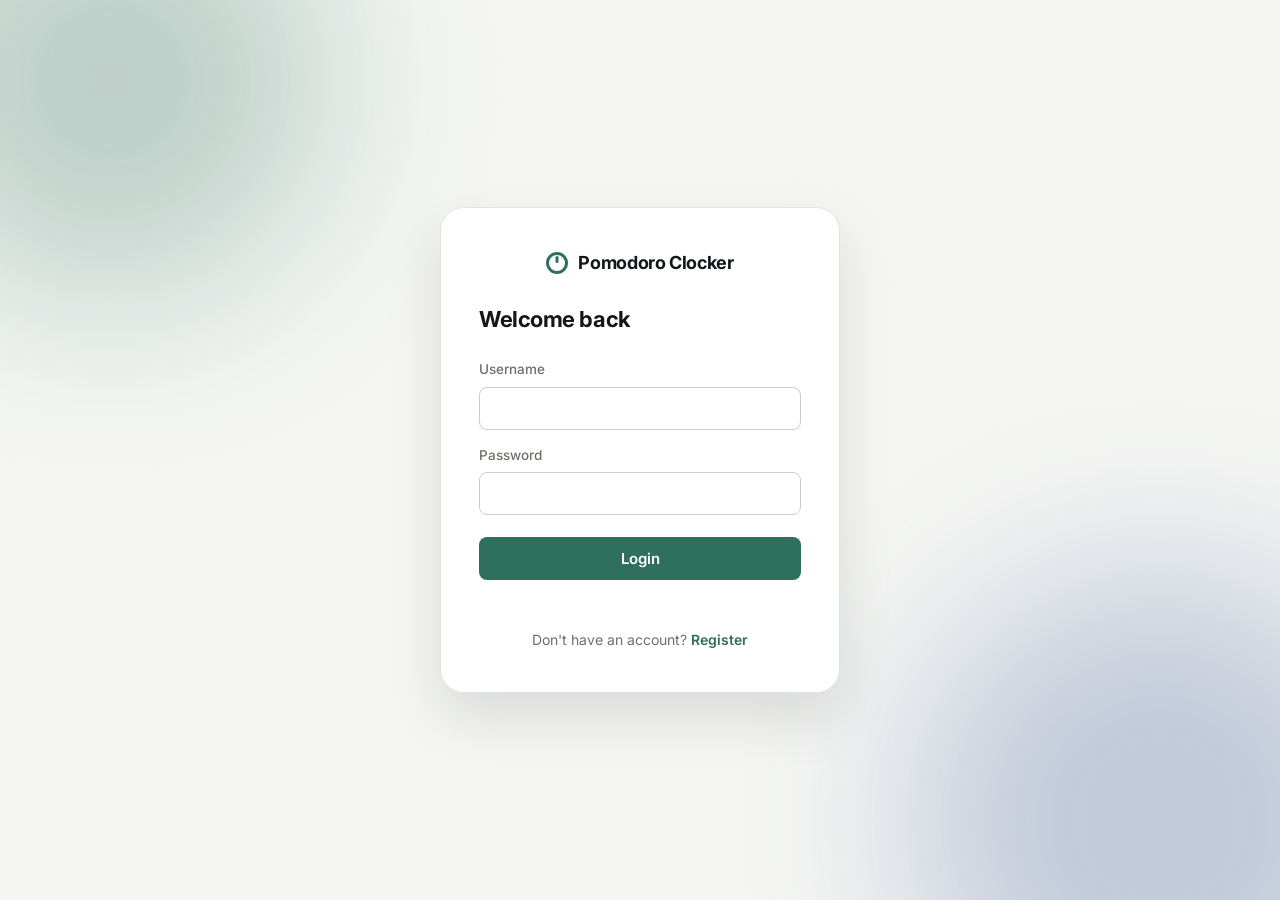
<file: PomodoroClocker.Api/wwwroot/login.html>
﻿<!DOCTYPE html>
<html lang="en">
<head>
    <meta charset="UTF-8">
    <meta name="viewport" content="width=device-width, initial-scale=1.0">

    <title>Login - Pomodoro Clocker</title>

    <link rel="stylesheet" href="css/style.css">
</head>

<body>

    <main class="auth-page">

        <div class="auth-card">

            <h1><span class="logo-mark"></span> Pomodoro Clocker</h1>

            <h2>Welcome back</h2>

            <form id="loginForm">

                <label>
                    Username

                    <input id="username"
                           type="text"
                           autocomplete="username"
                           required>
                </label>

                <label>
                    Password

                    <input id="password"
                           type="password"
                           autocomplete="current-password"
                           required>
                </label>

                <button type="submit"
                        class="primary-button">
                    Login
                </button>

            </form>

            <p id="loginError" class="auth-error"></p>

            <p class="auth-link">
                Don't have an account?
                <a href="register.html">
                    Register
                </a>
            </p>

        </div>

    </main>

    <script src="js/login.js"></script>

</body>
</html>
</file>
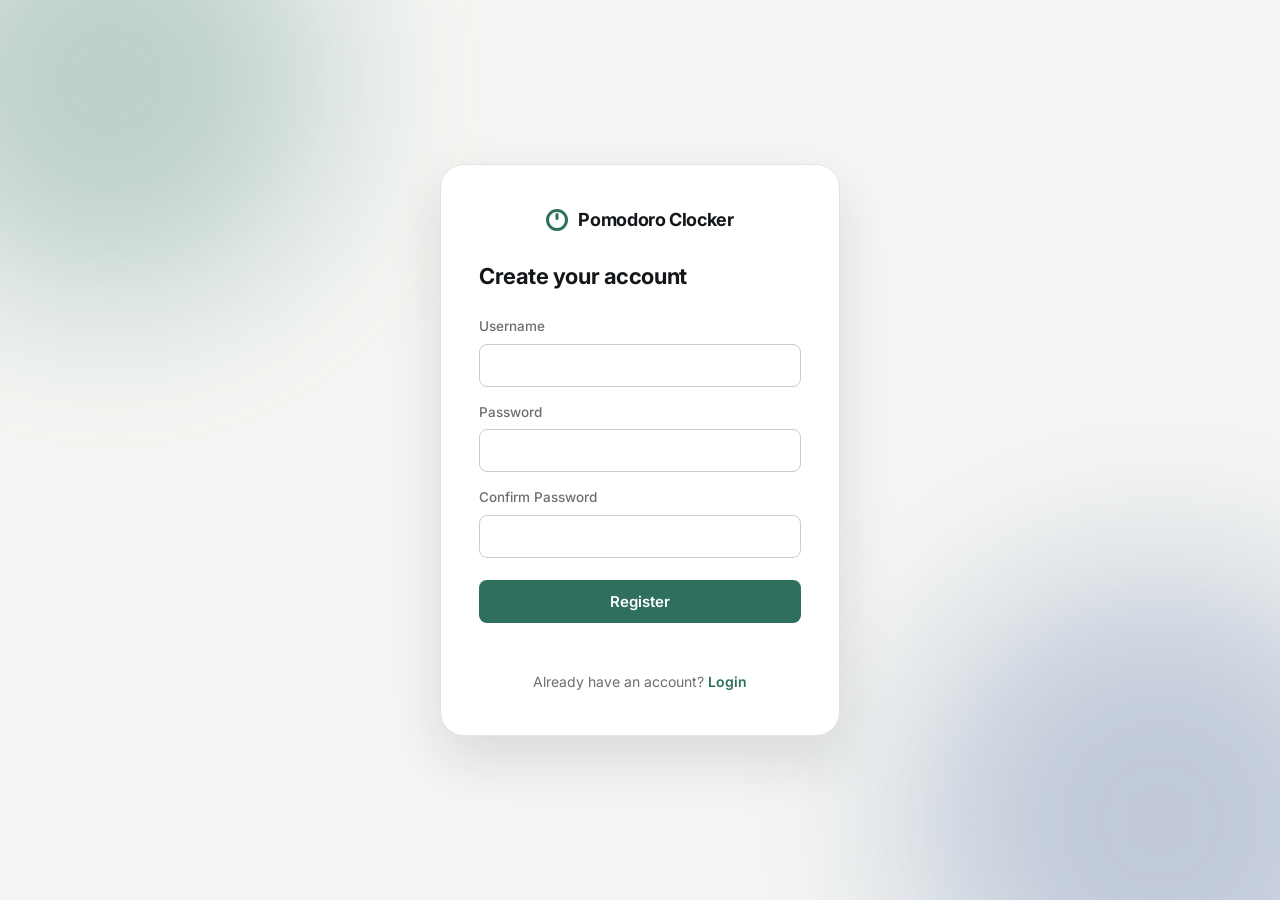
<file: PomodoroClocker.Api/wwwroot/register.html>
﻿<!DOCTYPE html>
<html lang="en">
<head>
    <meta charset="UTF-8">
    <meta name="viewport" content="width=device-width, initial-scale=1.0">

    <title>Register - Pomodoro Clocker</title>

    <link rel="stylesheet" href="css/style.css">
</head>

<body>

    <main class="auth-page">

        <div class="auth-card">

            <h1><span class="logo-mark"></span> Pomodoro Clocker</h1>

            <h2>Create your account</h2>

            <form id="registerForm">

                <label>
                    Username

                    <input id="username"
                           type="text"
                           autocomplete="username"
                           required>
                </label>

                <label>
                    Password

                    <input id="password"
                           type="password"
                           autocomplete="new-password"
                           minlength="6"
                           required>
                </label>

                <label>
                    Confirm Password

                    <input id="confirmPassword"
                           type="password"
                           autocomplete="new-password"
                           minlength="6"
                           required>
                </label>

                <button type="submit"
                        class="primary-button">
                    Register
                </button>

            </form>

            <p id="registerError" class="auth-error"></p>

            <p class="auth-link">
                Already have an account?
                <a href="login.html">
                    Login
                </a>
            </p>

        </div>

    </main>

    <script src="js/register.js"></script>

</body>
</html>
</file>
<file: PomodoroClocker.Api/wwwroot/css/style.css>
﻿/* =========================================================
   Pomodoro Clocker — Design Tokens
   ========================================================= */

@import url('https://fonts.googleapis.com/css2?family=Inter:wght@400;500;600;700;800&family=JetBrains+Mono:wght@400;500;600;700&display=swap');

:root {
    /* Neutrals */
    --color-bg: #F5F6F3;
    --color-surface: #FFFFFF;
    --color-surface-sunken: #EFF1ED;
    --color-border: #E2E4DE;
    --color-border-strong: #CBCEC6;
    /* Text */
    --color-text: #14171A;
    --color-text-muted: #6B7069;
    --color-text-faint: #9CA097;
    /* Accent — Work / primary */
    --color-accent: #2E6F5E;
    --color-accent-hover: #235749;
    --color-accent-soft: #E3EFEA;
    /* Session colors */
    --color-short: #B8842E;
    --color-short-soft: #F5ECDC;
    --color-long: #3D5A9A;
    --color-long-soft: #E4E9F5;
    --color-danger: #B23B3B;
    --color-danger-soft: #F6E4E2;
    /* Radii */
    --radius-sm: 8px;
    --radius-md: 14px;
    --radius-lg: 24px;
    --radius-full: 999px;
    /* Shadows */
    --shadow-sm: 0 1px 2px rgba(20, 23, 26, 0.05);
    --shadow-md: 0 8px 24px rgba(20, 23, 26, 0.07);
    --shadow-lg: 0 24px 56px rgba(20, 23, 26, 0.12);
    /* Type */
    --font-sans: 'Inter', -apple-system, BlinkMacSystemFont, 'Segoe UI', sans-serif;
    --font-mono: 'JetBrains Mono', 'SFMono-Regular', Menlo, monospace;
    /* Layout */
    --sidebar-width: 250px;
}

* {
    box-sizing: border-box;
    margin: 0;
    padding: 0;
}

html {
    -webkit-font-smoothing: antialiased;
}

body {
    font-family: var(--font-sans);
    background: var(--color-bg);
    color: var(--color-text);
    line-height: 1.45;
    position: relative;
    overflow-x: hidden;
}

    body::before,
    body::after {
        content: "";
        position: fixed;
        border-radius: 50%;
        filter: blur(90px);
        opacity: 0.28;
        pointer-events: none;
        z-index: 0;
    }

    body::before {
        width: 440px;
        height: 440px;
        background: var(--color-accent);
        top: -140px;
        left: -110px;
        animation: ambient-drift-a 34s ease-in-out infinite;
    }

    body::after {
        width: 500px;
        height: 500px;
        background: var(--color-long);
        bottom: -170px;
        right: -130px;
        animation: ambient-drift-b 40s ease-in-out infinite;
    }

@keyframes ambient-drift-a {
    0%, 100% {
        transform: translate(0, 0) scale(1);
    }

    50% {
        transform: translate(70px, 50px) scale(1.1);
    }
}

@keyframes ambient-drift-b {
    0%, 100% {
        transform: translate(0, 0) scale(1);
    }

    50% {
        transform: translate(-60px, -45px) scale(1.12);
    }
}

h1, h2, h3 {
    font-weight: 700;
    letter-spacing: -0.02em;
}

button {
    font-family: inherit;
}

:focus-visible {
    outline: 2px solid var(--color-accent);
    outline-offset: 2px;
}

@media (prefers-reduced-motion: reduce) {
    * {
        animation-duration: 0.01ms !important;
        transition-duration: 0.01ms !important;
    }
}


/* =========================================================
   App shell
   ========================================================= */

.app {
    display: flex;
    min-height: 100vh;
    position: relative;
    z-index: 1;
}


/* Sidebar */

.sidebar {
    width: var(--sidebar-width);
    flex-shrink: 0;
    background: var(--color-surface);
    border-right: 1px solid var(--color-border);
    padding: 28px 18px;
    display: flex;
    flex-direction: column;
    position: sticky;
    top: 0;
    height: 100vh;
}

.logo {
    display: flex;
    align-items: center;
    gap: 10px;
    font-size: 17px;
    font-weight: 800;
    letter-spacing: -0.01em;
    margin-bottom: 36px;
    padding: 0 10px;
}

.logo-mark {
    width: 22px;
    height: 22px;
    border-radius: var(--radius-full);
    border: 3px solid var(--color-accent);
    flex-shrink: 0;
    position: relative;
}

    .logo-mark::after {
        content: "";
        position: absolute;
        top: 50%;
        left: 50%;
        width: 3px;
        height: 7px;
        background: var(--color-accent);
        border-radius: 2px;
        transform: translate(-50%, -100%) rotate(0deg);
        transform-origin: bottom center;
    }

nav.nav-list {
    display: flex;
    flex-direction: column;
    gap: 4px;
}

.nav-item {
    display: flex;
    align-items: center;
    gap: 12px;
    width: 100%;
    border: none;
    background: transparent;
    text-align: left;
    padding: 11px 14px;
    border-radius: var(--radius-sm);
    cursor: pointer;
    font-size: 14.5px;
    font-weight: 500;
    color: var(--color-text-muted);
    transition: background 0.15s ease, color 0.15s ease;
}

    .nav-item svg {
        width: 18px;
        height: 18px;
        flex-shrink: 0;
        stroke: currentColor;
    }

    .nav-item:hover {
        background: var(--color-surface-sunken);
        color: var(--color-text);
    }

    .nav-item.active {
        background: var(--color-accent-soft);
        color: var(--color-accent);
        font-weight: 600;
    }

.sidebar-spacer {
    flex: 1;
}

#logoutButton {
    display: flex;
    align-items: center;
    gap: 12px;
    width: 100%;
    border: 1px solid var(--color-border);
    background: var(--color-surface);
    text-align: left;
    padding: 11px 14px;
    border-radius: var(--radius-sm);
    cursor: pointer;
    font-size: 14.5px;
    font-weight: 500;
    color: var(--color-text-muted);
    margin-top: 24px;
    transition: background 0.15s ease, color 0.15s ease, border-color 0.15s ease;
}

    #logoutButton svg {
        width: 18px;
        height: 18px;
        stroke: currentColor;
    }

    #logoutButton:hover {
        background: var(--color-danger-soft);
        color: var(--color-danger);
        border-color: transparent;
    }

.mobile-menu-toggle {
    display: none;
}

.sidebar-overlay {
    display: none;
}


/* Content */

.content {
    flex: 1;
    padding: 48px 56px;
    max-width: 1080px;
}

.page {
    display: none;
}

    .page.active {
        display: block;
        animation: fade-in 0.25s ease;
    }

@keyframes fade-in {
    from {
        opacity: 0;
        transform: translateY(4px);
    }

    to {
        opacity: 1;
        transform: translateY(0);
    }
}

.page-header {
    margin-bottom: 36px;
}

    .page-header h1 {
        font-size: 28px;
        margin-bottom: 6px;
    }

    .page-header p {
        color: var(--color-text-muted);
        font-size: 15px;
    }

#statistics h2, #history .page-header, #settings .page-header {
    margin-bottom: 28px;
}


/* =========================================================
   Timer
   ========================================================= */

.timer-layout {
    display: flex;
    justify-content: center;
    align-items: center;
    gap: 28px;
    flex-wrap: wrap;
}

.timer-card {
    max-width: 480px;
    width: 100%;
    background: var(--color-surface);
    padding: 48px 40px 40px;
    border-radius: var(--radius-lg);
    text-align: center;
    box-shadow: var(--shadow-md);
    border: 1px solid var(--color-border);
}

.session-type {
    display: inline-block;
    font-size: 13px;
    font-weight: 600;
    letter-spacing: 0.02em;
    color: var(--color-accent);
    background: var(--color-accent-soft);
    padding: 6px 14px;
    border-radius: var(--radius-full);
    margin-bottom: 28px;
}

.ring-wrap {
    position: relative;
    width: 240px;
    height: 240px;
    margin: 0 auto 20px;
}

.timer-ring {
    width: 100%;
    height: 100%;
    transform: rotate(-90deg);
}

.ring-track {
    fill: none;
    stroke: var(--color-surface-sunken);
    stroke-width: 10;
}

.ring-progress {
    fill: none;
    stroke: var(--color-accent);
    stroke-width: 10;
    stroke-linecap: round;
    stroke-dasharray: 628.3185;
    stroke-dashoffset: 0;
    transition: stroke-dashoffset 1s linear, stroke 0.3s ease;
}

    .ring-progress.ring-short {
        stroke: var(--color-short);
    }

    .ring-progress.ring-long {
        stroke: var(--color-long);
    }

.time {
    position: absolute;
    top: 50%;
    left: 50%;
    transform: translate(-50%, -50%);
    font-family: var(--font-mono);
    font-size: 52px;
    font-weight: 600;
    letter-spacing: -0.02em;
    font-variant-numeric: tabular-nums;
}

.cycle-indicator {
    font-size: 13.5px;
    color: var(--color-text-muted);
    margin-bottom: 28px;
}

.timer-controls {
    display: flex;
    justify-content: center;
    gap: 10px;
}


/* Session queue */

.session-queue {
    width: 190px;
    flex-shrink: 0;
    align-self: stretch;
    display: flex;
    flex-direction: column;
    justify-content: center;
}

.queue-heading {
    font-size: 12px;
    font-weight: 700;
    text-transform: uppercase;
    letter-spacing: 0.06em;
    color: var(--color-text-faint);
    margin-bottom: 14px;
    padding-left: 4px;
}

.queue-track {
    display: flex;
    flex-direction: column;
}

.queue-item {
    position: relative;
    display: flex;
    align-items: center;
    gap: 12px;
    padding: 9px 4px;
    transition: opacity 0.2s ease;
}

    .queue-item:not(:last-child)::after {
        content: "";
        position: absolute;
        left: 13px;
        top: 29px;
        bottom: -9px;
        width: 2px;
        background: var(--color-border);
    }

    .queue-item.queue-done {
        opacity: 0.55;
    }

.queue-dot {
    width: 20px;
    height: 20px;
    border-radius: var(--radius-full);
    display: flex;
    align-items: center;
    justify-content: center;
    font-size: 11px;
    font-weight: 700;
    color: #fff;
    background: var(--color-surface);
    border: 2px solid var(--color-border-strong);
    flex-shrink: 0;
    position: relative;
    z-index: 1;
    transition: background 0.2s ease, border-color 0.2s ease, box-shadow 0.2s ease, transform 0.2s ease;
}

.queue-label {
    font-size: 13px;
    color: var(--color-text-faint);
    font-weight: 500;
}

.queue-item.queue-done .queue-dot {
    background: var(--color-text-faint);
    border-color: var(--color-text-faint);
}

.queue-item.queue-current .queue-label {
    color: var(--color-text);
    font-weight: 700;
}

.queue-item.queue-current .queue-dot {
    background: var(--color-accent);
    border-color: var(--color-accent);
    box-shadow: 0 0 0 4px var(--color-accent-soft);
    transform: scale(1.15);
    animation: queue-pulse-accent 2s ease-in-out infinite;
}

.queue-item.queue-current.queue-type-1 .queue-dot {
    background: var(--color-short);
    border-color: var(--color-short);
    box-shadow: 0 0 0 4px var(--color-short-soft);
    animation-name: queue-pulse-short;
}

.queue-item.queue-current.queue-type-2 .queue-dot {
    background: var(--color-long);
    border-color: var(--color-long);
    box-shadow: 0 0 0 4px var(--color-long-soft);
    animation-name: queue-pulse-long;
}

@keyframes queue-pulse-accent {
    0%, 100% {
        box-shadow: 0 0 0 4px var(--color-accent-soft);
    }

    50% {
        box-shadow: 0 0 0 7px var(--color-accent-soft);
    }
}

@keyframes queue-pulse-short {
    0%, 100% {
        box-shadow: 0 0 0 4px var(--color-short-soft);
    }

    50% {
        box-shadow: 0 0 0 7px var(--color-short-soft);
    }
}

@keyframes queue-pulse-long {
    0%, 100% {
        box-shadow: 0 0 0 4px var(--color-long-soft);
    }

    50% {
        box-shadow: 0 0 0 7px var(--color-long-soft);
    }
}


/* Buttons */

.primary-button,
.secondary-button {
    padding: 12px 26px;
    border-radius: var(--radius-sm);
    border: none;
    cursor: pointer;
    font-size: 14.5px;
    font-weight: 600;
    transition: background 0.15s ease, transform 0.05s ease, opacity 0.15s ease;
}

    .primary-button:active,
    .secondary-button:active {
        transform: scale(0.98);
    }

.primary-button {
    background: var(--color-accent);
    color: #fff;
}

    .primary-button:hover {
        background: var(--color-accent-hover);
    }

    .primary-button:disabled {
        opacity: 0.6;
        cursor: not-allowed;
        transform: none;
    }

.secondary-button {
    background: var(--color-surface-sunken);
    color: var(--color-text);
    border: 1px solid var(--color-border);
}

    .secondary-button:hover {
        background: var(--color-border);
    }


/* Today info */

.today-info {
    display: flex;
    justify-content: center;
    gap: 16px;
    margin-top: 24px;
}

.info-card {
    background: var(--color-surface);
    padding: 18px 32px;
    border-radius: var(--radius-md);
    display: flex;
    flex-direction: column;
    gap: 6px;
    min-width: 170px;
    border: 1px solid var(--color-border);
}

    .info-card span {
        color: var(--color-text-muted);
        font-size: 13px;
        font-weight: 500;
    }

    .info-card strong {
        font-family: var(--font-mono);
        font-size: 22px;
        font-weight: 600;
    }


/* =========================================================
   Statistics
   ========================================================= */

.statistics-grid {
    display: grid;
    grid-template-columns: repeat(2, 1fr);
    gap: 18px;
}

.stat-card {
    background: var(--color-surface);
    border-radius: var(--radius-md);
    padding: 24px 26px;
    border: 1px solid var(--color-border);
    box-shadow: var(--shadow-sm);
    display: flex;
    flex-direction: column;
    gap: 10px;
}

.stat-title {
    color: var(--color-text-muted);
    font-size: 13.5px;
    font-weight: 500;
}

.stat-value {
    font-family: var(--font-mono);
    font-size: 30px;
    font-weight: 600;
}

.chart-card {
    background: var(--color-surface);
    border-radius: var(--radius-md);
    padding: 28px;
    margin-top: 20px;
    height: 380px;
    border: 1px solid var(--color-border);
    box-shadow: var(--shadow-sm);
}

    .chart-card h2 {
        font-size: 16px;
        margin-bottom: 18px;
    }

    .chart-card canvas {
        max-height: 300px;
    }


/* =========================================================
   History
   ========================================================= */

.history-card {
    background: var(--color-surface);
    padding: 10px 28px;
    border-radius: var(--radius-md);
    border: 1px solid var(--color-border);
    box-shadow: var(--shadow-sm);
}

.history-item {
    display: flex;
    justify-content: space-between;
    align-items: center;
    padding: 18px 0;
    border-bottom: 1px solid var(--color-border);
    gap: 16px;
    flex-wrap: wrap;
}

    .history-item:last-child {
        border-bottom: none;
    }

.history-item-main {
    display: flex;
    align-items: center;
    gap: 14px;
}

.history-date {
    margin-top: 4px;
    color: var(--color-text-faint);
    font-size: 13px;
}

.history-meta {
    display: flex;
    align-items: center;
    gap: 14px;
}

.history-duration {
    font-family: var(--font-mono);
    font-weight: 600;
    font-size: 16px;
    color: var(--color-text);
}

.session-badge {
    display: inline-flex;
    align-items: center;
    gap: 6px;
    font-size: 13px;
    font-weight: 600;
    padding: 5px 12px;
    border-radius: var(--radius-full);
    white-space: nowrap;
}

    .session-badge.badge-type-0 {
        color: var(--color-accent);
        background: var(--color-accent-soft);
    }

    .session-badge.badge-type-1 {
        color: var(--color-short);
        background: var(--color-short-soft);
    }

    .session-badge.badge-type-2 {
        color: var(--color-long);
        background: var(--color-long-soft);
    }

.status-badge {
    font-size: 12.5px;
    font-weight: 600;
    color: var(--color-text-muted);
    display: inline-flex;
    align-items: center;
    gap: 4px;
}

    .status-badge.status-completed {
        color: var(--color-accent);
    }

.empty-message {
    color: var(--color-text-muted);
    text-align: center;
    padding: 40px 0;
    font-size: 14.5px;
}


/* =========================================================
   Settings
   ========================================================= */

.settings-card {
    max-width: 520px;
    background: var(--color-surface);
    padding: 30px 32px;
    border-radius: var(--radius-md);
    border: 1px solid var(--color-border);
    box-shadow: var(--shadow-sm);
}

.settings-section-title {
    font-size: 12.5px;
    font-weight: 700;
    text-transform: uppercase;
    letter-spacing: 0.06em;
    color: var(--color-text-faint);
    margin-bottom: 16px;
}

.settings-card label {
    display: flex;
    justify-content: space-between;
    align-items: center;
    margin-bottom: 18px;
    font-size: 14.5px;
    font-weight: 500;
    gap: 20px;
}

    .settings-card label .field-hint {
        display: block;
        font-size: 12.5px;
        font-weight: 400;
        color: var(--color-text-faint);
        margin-top: 3px;
    }

.settings-card input {
    width: 96px;
    padding: 9px 10px;
    border: 1px solid var(--color-border-strong);
    border-radius: var(--radius-sm);
    font-size: 14.5px;
    font-family: var(--font-mono);
    text-align: center;
    transition: border-color 0.15s ease, box-shadow 0.15s ease;
}

    .settings-card input:focus {
        outline: none;
        border-color: var(--color-accent);
        box-shadow: 0 0 0 3px var(--color-accent-soft);
    }

    .settings-card input:invalid {
        border-color: var(--color-danger);
    }

.settings-card .primary-button {
    width: 100%;
    margin-top: 6px;
}

.settings-divider {
    height: 1px;
    background: var(--color-border);
    margin: 24px 0;
}

.notification-settings-card {
    max-width: 520px;
    background: var(--color-surface);
    padding: 22px 32px;
    border-radius: var(--radius-md);
    border: 1px solid var(--color-border);
    margin-top: 18px;
    display: flex;
    align-items: center;
    justify-content: space-between;
    gap: 20px;
}

    .notification-settings-card p {
        font-size: 13px;
        color: var(--color-text-muted);
        margin-top: 3px;
    }

#notificationButton {
    padding: 10px 20px;
    border-radius: var(--radius-sm);
    border: 1px solid var(--color-border-strong);
    background: var(--color-surface);
    cursor: pointer;
    font-size: 14px;
    font-weight: 600;
    color: var(--color-text);
    white-space: nowrap;
    transition: background 0.15s ease;
}

    #notificationButton:hover {
        background: var(--color-surface-sunken);
    }

.toggle-switch {
    position: relative;
    display: inline-flex;
    flex-shrink: 0;
    cursor: pointer;
}

    .toggle-switch input {
        position: absolute;
        opacity: 0;
        width: 1px;
        height: 1px;
    }

.toggle-track {
    width: 42px;
    height: 24px;
    background: var(--color-border-strong);
    border-radius: var(--radius-full);
    display: inline-flex;
    align-items: center;
    padding: 3px;
    transition: background 0.15s ease;
}

.toggle-thumb {
    width: 18px;
    height: 18px;
    background: #fff;
    border-radius: var(--radius-full);
    box-shadow: var(--shadow-sm);
    transition: transform 0.15s ease;
}

.toggle-switch input:checked + .toggle-track {
    background: var(--color-accent);
}

    .toggle-switch input:checked + .toggle-track .toggle-thumb {
        transform: translateX(18px);
    }

.toggle-switch input:focus-visible + .toggle-track {
    outline: 2px solid var(--color-accent);
    outline-offset: 2px;
}


/* =========================================================
   Auth pages
   ========================================================= */

.auth-page {
    min-height: 100vh;
    display: flex;
    justify-content: center;
    align-items: center;
    padding: 24px;
    position: relative;
    z-index: 1;
}

.auth-card {
    width: 100%;
    max-width: 400px;
    background: var(--color-surface);
    padding: 42px 38px;
    border-radius: var(--radius-lg);
    box-shadow: var(--shadow-lg);
    border: 1px solid var(--color-border);
}

    .auth-card h1 {
        display: flex;
        align-items: center;
        justify-content: center;
        gap: 10px;
        font-size: 18px;
        text-align: center;
        margin-bottom: 28px;
    }

    .auth-card h2 {
        font-size: 22px;
        margin-bottom: 24px;
    }

    .auth-card form {
        display: flex;
        flex-direction: column;
        gap: 16px;
    }

    .auth-card label {
        display: flex;
        flex-direction: column;
        gap: 7px;
        color: var(--color-text-muted);
        font-size: 13.5px;
        font-weight: 500;
    }

    .auth-card input {
        padding: 11px 13px;
        border: 1px solid var(--color-border-strong);
        border-radius: var(--radius-sm);
        font-size: 15px;
        font-family: var(--font-sans);
        color: var(--color-text);
        transition: border-color 0.15s ease, box-shadow 0.15s ease;
    }

        .auth-card input:focus {
            outline: none;
            border-color: var(--color-accent);
            box-shadow: 0 0 0 3px var(--color-accent-soft);
        }

    .auth-card .primary-button {
        margin-top: 6px;
        padding: 12px;
        font-size: 15px;
    }

.auth-error {
    margin-top: 14px;
    color: var(--color-danger);
    font-size: 13.5px;
    min-height: 1em;
}

.auth-link {
    text-align: center;
    margin-top: 22px;
    color: var(--color-text-muted);
    font-size: 14px;
}

    .auth-link a {
        color: var(--color-accent);
        font-weight: 600;
        text-decoration: none;
    }

        .auth-link a:hover {
            text-decoration: underline;
        }


/* =========================================================
   Notification toast
   ========================================================= */

.notification-toast {
    position: fixed;
    top: 22px;
    right: 22px;
    width: 320px;
    padding: 16px 18px;
    background: var(--color-text);
    color: #fff;
    border-radius: var(--radius-md);
    box-shadow: var(--shadow-lg);
    transform: translateX(calc(100% + 40px));
    transition: transform 0.3s ease;
    z-index: 1000;
}

    .notification-toast.show {
        transform: translateX(0);
    }

    .notification-toast strong {
        display: block;
        margin-bottom: 5px;
        font-size: 15px;
    }

    .notification-toast p {
        margin: 0;
        color: rgba(255, 255, 255, 0.75);
        font-size: 13.5px;
    }


/* =========================================================
   Responsive
   ========================================================= */

@media (max-width: 900px) {

    .content {
        padding: 40px 32px;
    }

    .timer-layout {
        flex-direction: column;
    }

    .session-queue {
        width: 100%;
        max-width: 480px;
        align-self: center;
    }

    .queue-heading {
        text-align: center;
        padding-left: 0;
    }

    .queue-track {
        flex-direction: row;
        overflow-x: auto;
        gap: 18px;
        padding: 4px 4px 8px;
    }

    .queue-item {
        flex-direction: column;
        gap: 6px;
        flex: 0 0 auto;
        padding: 4px 2px;
    }

        .queue-item:not(:last-child)::after {
            display: none;
        }

    .queue-label {
        font-size: 11.5px;
        white-space: nowrap;
    }
}

@media (max-width: 720px) {

    .mobile-menu-toggle {
        display: flex;
        align-items: center;
        justify-content: center;
        position: fixed;
        top: 16px;
        left: 16px;
        width: 40px;
        height: 40px;
        border-radius: var(--radius-sm);
        border: 1px solid var(--color-border);
        background: var(--color-surface);
        box-shadow: var(--shadow-sm);
        z-index: 1200;
        cursor: pointer;
    }

        .mobile-menu-toggle svg {
            width: 20px;
            height: 20px;
            stroke: var(--color-text);
        }

    .sidebar {
        position: fixed;
        top: 0;
        left: 0;
        height: 100vh;
        z-index: 1100;
        transform: translateX(-100%);
        transition: transform 0.25s ease;
        box-shadow: var(--shadow-lg);
    }

        .sidebar.open {
            transform: translateX(0);
        }

    .sidebar-overlay {
        display: block;
        position: fixed;
        inset: 0;
        background: rgba(20, 23, 26, 0.35);
        z-index: 1050;
        opacity: 0;
        pointer-events: none;
        transition: opacity 0.25s ease;
    }

        .sidebar-overlay.show {
            opacity: 1;
            pointer-events: auto;
        }

    .content {
        padding: 84px 20px 40px;
    }

    .timer-card {
        padding: 36px 22px 32px;
    }

    .ring-wrap {
        width: 200px;
        height: 200px;
    }

    .time {
        font-size: 42px;
    }

    .today-info {
        flex-direction: column;
        align-items: stretch;
    }

    .statistics-grid {
        grid-template-columns: 1fr;
    }

    .history-item {
        align-items: flex-start;
    }

    .settings-card,
    .notification-settings-card {
        padding: 22px;
    }

    .notification-settings-card {
        flex-direction: column;
        align-items: stretch;
        text-align: left;
    }
}
</file>
